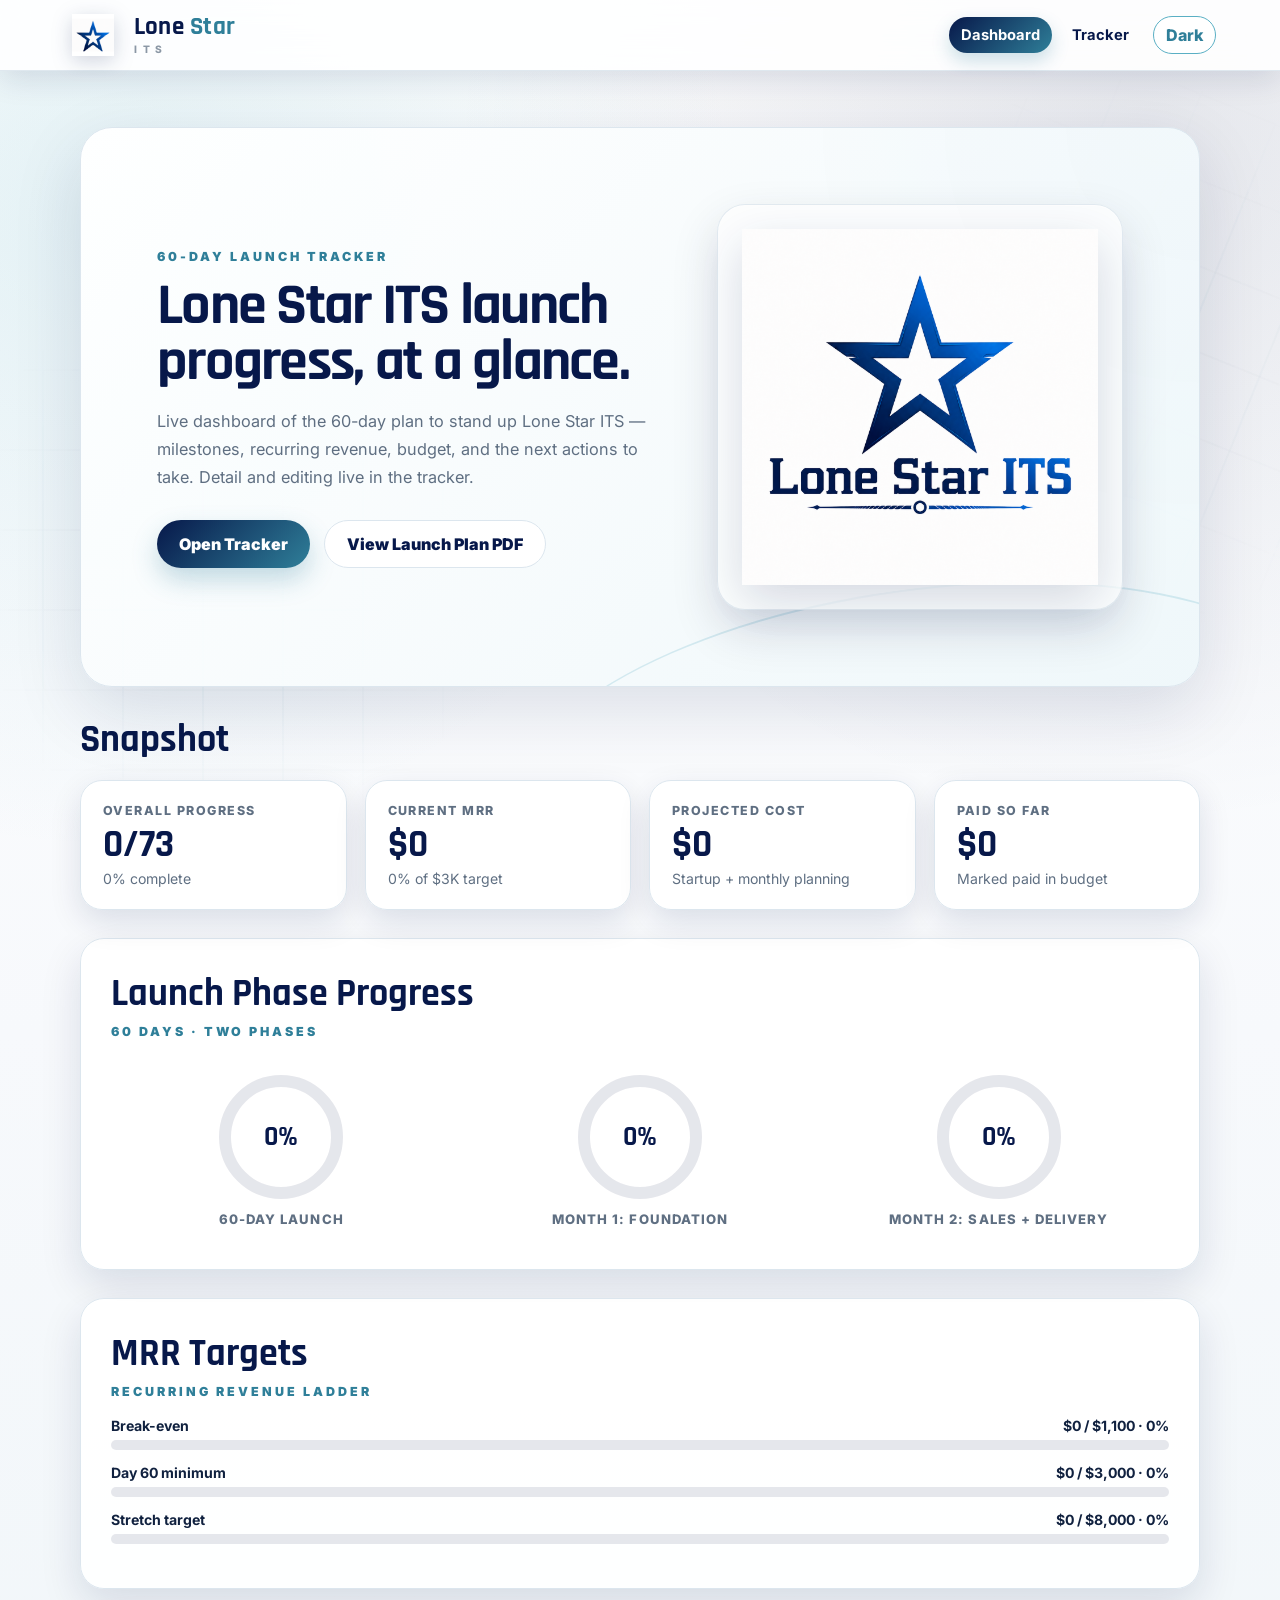
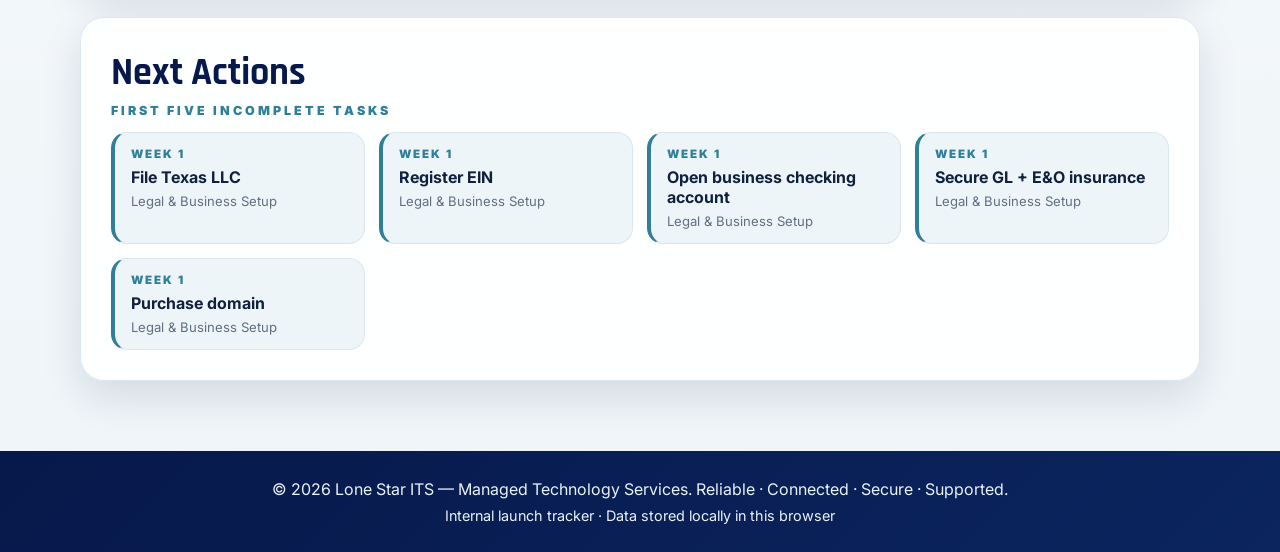
<file: index.html>
<!DOCTYPE html>
<html lang="en">
<head>
  <meta charset="UTF-8" />
  <meta name="viewport" content="width=device-width, initial-scale=1.0" />
  <title>Lone Star ITS | Launch Tracker Dashboard</title>
  <meta name="description" content="Internal 60-day launch progress dashboard for Lone Star ITS managed technology services." />
  <link rel="icon" type="image/png" href="logo-mark.png" />
  <link href="https://fonts.googleapis.com/css2?family=Inter:wght@400;500;600;700;800&family=Rajdhani:wght@600;700&display=swap" rel="stylesheet">
  <link rel="stylesheet" href="style.css" />
</head>
<body>
<header class="site-header">
  <a class="brand" href="index.html" aria-label="Lone Star ITS home">
    <img src="logo-mark.png" alt="Lone Star ITS blue star logo mark">
    <span class="brand-copy"><strong><span>Lone</span> Star</strong><small>ITS</small></span>
  </a>
  <div class="header-right">
    <nav id="main-nav">
      <a class="active" href="index.html">Dashboard</a>
      <a href="tracker.html">Tracker</a>
    </nav>
    <button class="dark-toggle" id="dark-mode-toggle">Dark</button>
    <button class="hamburger" id="hamburger" aria-label="Menu">
      <span></span><span></span><span></span>
    </button>
  </div>
</header>

<section class="hero fade-in">
  <div class="hero-text slide-up">
    <p class="eyebrow">60-Day Launch Tracker</p>
    <h1>Lone Star ITS launch progress, at a glance.</h1>
    <p>Live dashboard of the 60-day plan to stand up Lone Star ITS — milestones, recurring revenue, budget, and the next actions to take. Detail and editing live in the tracker.</p>
    <div class="hero-actions">
      <a class="btn primary" href="tracker.html">Open Tracker</a>
      <a class="btn secondary" href="rockdale_msp_launch_plan.pdf">View Launch Plan PDF</a>
    </div>
  </div>
  <div class="hero-logo-panel" aria-label="Lone Star ITS logo">
    <img src="logo.png" alt="Lone Star ITS logo">
  </div>
</section>

<main>
  <!-- Reusable SVG gradient for progress rings -->
  <svg width="0" height="0" style="position:absolute" aria-hidden="true">
    <defs>
      <linearGradient id="ringGradient" x1="0%" y1="0%" x2="100%" y2="0%">
        <stop offset="0%" stop-color="#07184a" />
        <stop offset="100%" stop-color="#5aafc4" />
      </linearGradient>
    </defs>
  </svg>

  <section class="section">
    <h2 class="section-title">Snapshot</h2>
    <div class="metric-grid" id="metric-grid">
      <div class="metric-card"><div class="label">Overall Progress</div><div class="value" id="m-overall">0/0</div><div class="sub" id="m-overall-sub">0% complete</div></div>
      <div class="metric-card"><div class="label">Current MRR</div><div class="value" id="m-mrr">$0</div><div class="sub" id="m-mrr-sub">0% of $3K target</div></div>
      <div class="metric-card"><div class="label">Projected Cost</div><div class="value" id="m-projected">$0</div><div class="sub">Startup + monthly planning</div></div>
      <div class="metric-card"><div class="label">Paid So Far</div><div class="value" id="m-paid">$0</div><div class="sub">Marked paid in budget</div></div>
    </div>
  </section>

  <section class="section">
    <div class="surface">
      <h2 class="section-title" style="margin-bottom:6px;">Launch Phase Progress</h2>
      <p class="eyebrow">60 days · two phases</p>
      <div class="ring-grid">
        <div class="ring-card">
          <div class="ring-wrap">
            <svg viewBox="0 0 132 132"><circle class="ring-track" cx="66" cy="66" r="56" fill="none" stroke-width="12"/><circle class="ring-bar" id="ring-overall" cx="66" cy="66" r="56" fill="none" stroke-width="12" stroke-linecap="round" stroke-dasharray="351.86" stroke-dashoffset="351.86"/></svg>
            <div class="ring-pct" id="ring-overall-pct">0%</div>
          </div>
          <div class="ring-label">60-Day Launch</div>
        </div>
        <div class="ring-card">
          <div class="ring-wrap">
            <svg viewBox="0 0 132 132"><circle class="ring-track" cx="66" cy="66" r="56" fill="none" stroke-width="12"/><circle class="ring-bar" id="ring-m1" cx="66" cy="66" r="56" fill="none" stroke-width="12" stroke-linecap="round" stroke-dasharray="351.86" stroke-dashoffset="351.86"/></svg>
            <div class="ring-pct" id="ring-m1-pct">0%</div>
          </div>
          <div class="ring-label">Month 1: Foundation</div>
        </div>
        <div class="ring-card">
          <div class="ring-wrap">
            <svg viewBox="0 0 132 132"><circle class="ring-track" cx="66" cy="66" r="56" fill="none" stroke-width="12"/><circle class="ring-bar" id="ring-m2" cx="66" cy="66" r="56" fill="none" stroke-width="12" stroke-linecap="round" stroke-dasharray="351.86" stroke-dashoffset="351.86"/></svg>
            <div class="ring-pct" id="ring-m2-pct">0%</div>
          </div>
          <div class="ring-label">Month 2: Sales + Delivery</div>
        </div>
      </div>
    </div>
  </section>

  <section class="section">
    <div class="surface">
      <h2 class="section-title" style="margin-bottom:6px;">MRR Targets</h2>
      <p class="eyebrow">Recurring revenue ladder</p>
      <div style="margin-top:18px;" id="mrr-targets"></div>
    </div>
  </section>

  <section class="section">
    <div class="surface">
      <h2 class="section-title" style="margin-bottom:6px;">Next Actions</h2>
      <p class="eyebrow">First five incomplete tasks</p>
      <ol class="next-actions" id="next-actions"></ol>
    </div>
  </section>
</main>

<footer class="site-footer">
  <p>© 2026 Lone Star ITS — Managed Technology Services. Reliable · Connected · Secure · Supported.</p>
  <p class="footer-links">Internal launch tracker · Data stored locally in this browser</p>
</footer>

<script src="data.js"></script>
<script>
  const STORAGE_KEY = 'rockdale-msp-launch-v1';
  const WEEKS = window.LSI_WEEKS || [];

  const money = n => Number(n || 0).toLocaleString(undefined, { style: 'currency', currency: 'USD', maximumFractionDigits: 0 });
  const pct = (done, total) => total ? Math.round((done / total) * 100) : 0;

  function readState() {
    try {
      const raw = localStorage.getItem(STORAGE_KEY);
      if (!raw) return null;
      return JSON.parse(raw);
    } catch { return null; }
  }

  function computeStats(state) {
    const tasks = (state && state.tasks) || {};
    let total = 0, done = 0, m1Total = 0, m1Done = 0, m2Total = 0, m2Done = 0;
    WEEKS.forEach(w => {
      w.tasks.forEach((_, i) => {
        const k = `${w.id}-${i}`;
        total++;
        if (w.month === 1) m1Total++; else m2Total++;
        if (tasks[k]) {
          done++;
          if (w.month === 1) m1Done++; else m2Done++;
        }
      });
    });
    const clients = Array.isArray(state && state.clients) ? state.clients : [];
    const mrr = clients.reduce((a, c) => a + Number(c.value || 0), 0);
    const budget = Array.isArray(state && state.budget) ? state.budget : [];
    const projected = budget.reduce((a, b) => a + Number(b.estimated || 0), 0);
    const spent = budget.filter(b => b.status === 'paid').reduce((a, b) => a + Number(b.actual || b.estimated || 0), 0);
    return { total, done, m1: pct(m1Done, m1Total), m2: pct(m2Done, m2Total), overall: pct(done, total), mrr, projected, spent };
  }

  function nextActions(state, limit = 5) {
    const tasks = (state && state.tasks) || {};
    const out = [];
    for (const w of WEEKS) {
      for (let i = 0; i < w.tasks.length; i++) {
        const k = `${w.id}-${i}`;
        if (!tasks[k]) {
          out.push({ week: w.id, title: w.title, task: w.tasks[i] });
          if (out.length >= limit) return out;
        }
      }
    }
    return out;
  }

  function setRing(id, pctValue) {
    const r = 56;
    const c = 2 * Math.PI * r;
    const off = c - (pctValue / 100) * c;
    const ring = document.getElementById(id);
    if (ring) ring.setAttribute('stroke-dashoffset', off.toFixed(2));
    const pctEl = document.getElementById(`${id}-pct`);
    if (pctEl) pctEl.textContent = `${pctValue}%`;
  }

  function renderTargets(mrr) {
    const targets = [
      { label: 'Break-even', value: 1100 },
      { label: 'Day 60 minimum', value: 3000 },
      { label: 'Stretch target', value: 8000 },
    ];
    const html = targets.map(t => {
      const v = Math.min(100, pct(mrr, t.value));
      return `
        <div class="target-row">
          <div class="target-meta"><span>${t.label}</span><span>${money(mrr)} / ${money(t.value)} · ${v}%</span></div>
          <div class="bar"><span style="width:${v}%"></span></div>
        </div>`;
    }).join('');
    document.getElementById('mrr-targets').innerHTML = html;
  }

  function renderNextActions(actions) {
    const el = document.getElementById('next-actions');
    if (!actions.length) {
      el.innerHTML = '<li class="empty">All tracked tasks are complete. Open the tracker to add new items.</li>';
      return;
    }
    const esc = s => s.replace(/[&<>"']/g, c => ({ '&':'&amp;', '<':'&lt;', '>':'&gt;', '"':'&quot;', "'":'&#39;' }[c]));
    el.innerHTML = actions.map(a => `
      <li>
        <div class="wk">Week ${a.week}</div>
        <div class="task">${esc(a.task)}</div>
        <div class="ctx">${esc(a.title)}</div>
      </li>`).join('');
  }

  function render() {
    const state = readState();
    const s = computeStats(state);

    document.getElementById('m-overall').textContent = `${s.done}/${s.total}`;
    document.getElementById('m-overall-sub').textContent = `${s.overall}% complete`;
    document.getElementById('m-mrr').textContent = money(s.mrr);
    document.getElementById('m-mrr-sub').textContent = `${pct(s.mrr, 3000)}% of $3K target`;
    document.getElementById('m-projected').textContent = money(s.projected);
    document.getElementById('m-paid').textContent = money(s.spent);

    setRing('ring-overall', s.overall);
    setRing('ring-m1', s.m1);
    setRing('ring-m2', s.m2);

    renderTargets(s.mrr);
    renderNextActions(nextActions(state));
  }

  document.addEventListener('DOMContentLoaded', render);
  window.addEventListener('storage', e => { if (e.key === STORAGE_KEY) render(); });
</script>
<script src="main.js"></script>
</body>
</html>
</file>
<file: style.css>
/* ============================================================
   Lone Star ITS — Launch Tracker Stylesheet
   Internal 60-day MSP launch progress tracker
   Brand direction: navy, teal, silver, white, circuit-line detail
   ============================================================ */

:root {
  --bg: #f7f9fc;
  --surface: #ffffff;
  --surface-soft: #eef5f8;
  --text: #10213f;
  --muted: #5f6f82;
  --navy: #07184a;
  --navy-2: #0b255f;
  --teal: #2f7f99;
  --teal-light: #5aafc4;
  --silver: #8b97a5;
  --border: #dce6ee;
  --shadow: rgba(7, 24, 74, 0.12);
  --shadow-strong: rgba(7, 24, 74, 0.24);
  --success: #2e9d6a;
  --warning: #d18a2c;
  --danger: #c63d4d;
  color-scheme: light dark;
}

body.dark-mode {
  --bg: #07111f;
  --surface: #0d1b2f;
  --surface-soft: #10213f;
  --text: #e9f2f7;
  --muted: #aebdca;
  --border: #1f3857;
  --shadow: rgba(0, 0, 0, 0.4);
  --shadow-strong: rgba(0, 0, 0, 0.55);
}

* { box-sizing: border-box; margin: 0; padding: 0; }

body {
  min-height: 100vh;
  color: var(--text);
  background:
    radial-gradient(circle at 8% 10%, rgba(90, 175, 196, 0.16), transparent 28%),
    radial-gradient(circle at 90% 6%, rgba(7, 24, 74, 0.10), transparent 30%),
    linear-gradient(180deg, #ffffff 0%, var(--bg) 48%, #eef5f8 100%);
  font-family: 'Inter', system-ui, -apple-system, BlinkMacSystemFont, 'Segoe UI', sans-serif;
  transition: background-color 0.3s, color 0.3s;
}

body.dark-mode {
  background:
    radial-gradient(circle at 8% 10%, rgba(90, 175, 196, 0.08), transparent 28%),
    radial-gradient(circle at 90% 6%, rgba(7, 24, 74, 0.20), transparent 30%),
    linear-gradient(180deg, #07111f 0%, #0a1729 48%, #07111f 100%);
}

body::before,
body::after {
  content: "";
  position: fixed;
  inset: auto auto 4% -6%;
  width: 48vw;
  height: 48vw;
  pointer-events: none;
  opacity: 0.18;
  background:
    linear-gradient(90deg, transparent 49%, var(--teal) 50%, transparent 51%) 0 0/80px 80px,
    linear-gradient(0deg, transparent 49%, var(--silver) 50%, transparent 51%) 0 0/80px 80px;
  mask-image: radial-gradient(circle, #000 0%, transparent 68%);
  z-index: -1;
}

body::after {
  inset: 5% -12% auto auto;
  transform: rotate(22deg);
  opacity: 0.13;
}

a { color: inherit; text-decoration: none; }

/* ---------- Header / Nav ---------- */
header.site-header {
  position: sticky;
  top: 0;
  z-index: 1000;
  display: flex;
  align-items: center;
  justify-content: space-between;
  gap: 24px;
  padding: 14px clamp(18px, 5vw, 64px);
  background: rgba(255, 255, 255, 0.88);
  border-bottom: 1px solid rgba(220, 230, 238, 0.9);
  box-shadow: 0 8px 30px var(--shadow);
  backdrop-filter: blur(14px);
}

body.dark-mode header.site-header { background: rgba(7, 17, 31, 0.88); }

.brand {
  display: inline-flex;
  align-items: center;
  gap: 12px;
  min-width: max-content;
}
.brand img {
  width: 58px;
  height: 42px;
  object-fit: contain;
  filter: drop-shadow(0 5px 10px rgba(7, 24, 74, 0.18));
}
.brand-copy { display: grid; line-height: 1; }
.brand-copy strong {
  font-family: 'Rajdhani', 'Inter', sans-serif;
  font-size: 1.55rem;
  letter-spacing: 0.01em;
  color: var(--teal);
}
.brand-copy strong span { color: var(--navy); }
body.dark-mode .brand-copy strong span { color: #dcefff; }
.brand-copy small {
  margin-top: 4px;
  color: var(--silver);
  letter-spacing: 0.55em;
  font-weight: 800;
  font-size: 0.64rem;
}

.header-right { display: flex; align-items: center; gap: 12px; }
nav#main-nav { display: flex; align-items: center; gap: 8px; }
nav#main-nav a {
  padding: 9px 12px;
  color: var(--navy);
  border-radius: 999px;
  font-weight: 700;
  font-size: 0.92rem;
  transition: 0.2s ease;
}
body.dark-mode nav#main-nav a { color: #dcefff; }
nav#main-nav a:hover,
nav#main-nav a.active {
  color: #ffffff;
  background: linear-gradient(135deg, var(--navy), var(--teal));
  box-shadow: 0 8px 18px rgba(47, 127, 153, 0.24);
}

.dark-toggle,
.hamburger,
button.btn,
.btn {
  font: inherit;
}

.dark-toggle {
  border: 1px solid var(--teal-light);
  background: var(--surface);
  color: var(--teal);
  border-radius: 999px;
  padding: 8px 12px;
  cursor: pointer;
  font-weight: 800;
  white-space: nowrap;
}
.dark-toggle:hover { background: var(--teal); color: #fff; }

.hamburger {
  display: none;
  flex-direction: column;
  gap: 5px;
  cursor: pointer;
  background: none;
  border: none;
  padding: 4px;
}
.hamburger span { width: 25px; height: 3px; background: var(--navy); border-radius: 3px; transition: 0.3s; }
body.dark-mode .hamburger span { background: #e9f2f7; }
.hamburger.open span:nth-child(1) { transform: translateY(8px) rotate(45deg); }
.hamburger.open span:nth-child(2) { opacity: 0; }
.hamburger.open span:nth-child(3) { transform: translateY(-8px) rotate(-45deg); }

/* ---------- Hero ---------- */
.hero {
  position: relative;
  overflow: hidden;
  display: grid;
  grid-template-columns: minmax(0, 1.1fr) minmax(290px, 0.9fr);
  align-items: center;
  gap: clamp(28px, 5vw, 70px);
  margin: clamp(24px, 5vw, 56px) auto 28px;
  width: min(1120px, calc(100% - 32px));
  padding: clamp(34px, 6vw, 76px);
  background:
    linear-gradient(135deg, rgba(255, 255, 255, 0.94), rgba(238, 247, 250, 0.94)),
    radial-gradient(circle at 100% 0%, rgba(90, 175, 196, 0.24), transparent 35%);
  border: 1px solid var(--border);
  border-radius: 32px;
  box-shadow: 0 24px 70px var(--shadow);
}
body.dark-mode .hero { background: linear-gradient(135deg, rgba(13, 27, 47, 0.96), rgba(12, 36, 65, 0.92)); }
.hero::before {
  content: "";
  position: absolute;
  inset: auto -12% -45% 38%;
  height: 62%;
  border: 2px solid rgba(90, 175, 196, 0.22);
  border-left: none;
  border-bottom: none;
  border-radius: 50%;
  transform: rotate(-8deg);
}
.hero > * { position: relative; z-index: 1; }
.hero h1 {
  max-width: 760px;
  color: var(--navy);
  font-family: 'Rajdhani', 'Inter', sans-serif;
  font-size: clamp(2.1rem, 5vw, 3.6rem);
  line-height: 0.98;
  letter-spacing: -0.03em;
  margin: 10px 0 18px;
}
body.dark-mode .hero h1 { color: #eaf8ff; }
.hero p { color: var(--muted); line-height: 1.7; font-size: 1.02rem; max-width: 680px; }
.eyebrow {
  color: var(--teal) !important;
  text-transform: uppercase;
  letter-spacing: 0.24em;
  font-weight: 900;
  font-size: 0.78rem !important;
}
.hero-actions { display: flex; flex-wrap: wrap; gap: 14px; margin-top: 28px; }

.hero-logo-panel {
  display: grid;
  place-items: center;
  min-height: 260px;
  padding: 24px;
  background: rgba(255,255,255,0.72);
  border: 1px solid rgba(220, 230, 238, 0.8);
  border-radius: 28px;
  box-shadow: inset 0 1px 0 rgba(255,255,255,0.8), 0 20px 48px rgba(7,24,74,0.14);
}
body.dark-mode .hero-logo-panel { background: rgba(255,255,255,0.05); }
.hero-logo-panel img { width: min(100%, 420px); height: auto; object-fit: contain; filter: drop-shadow(0 16px 24px rgba(7,24,74,0.16)); }

/* ---------- Buttons ---------- */
.btn {
  display: inline-flex;
  align-items: center;
  justify-content: center;
  border: none;
  border-radius: 999px;
  padding: 13px 22px;
  cursor: pointer;
  font-weight: 900;
  transition: 0.2s ease;
  text-decoration: none;
}
.btn.primary { background: linear-gradient(135deg, var(--navy), var(--teal)); color: #ffffff; box-shadow: 0 12px 26px rgba(47,127,153,0.28); }
.btn.secondary { color: var(--navy); background: var(--surface); border: 1px solid var(--border); }
body.dark-mode .btn.secondary { color: #dcefff; background: var(--surface); }
.btn.small { padding: 9px 16px; font-size: 0.88rem; }
.btn.success { background: var(--success); color: #fff; }
.btn.danger { background: var(--danger); color: #fff; }
.btn.teal { background: var(--teal); color: #fff; }
.btn:hover { transform: translateY(-2px); box-shadow: 0 14px 34px var(--shadow-strong); }

/* ---------- Main / Sections ---------- */
main { width: min(1120px, calc(100% - 32px)); margin: 0 auto 70px; }

.section { margin: 28px 0; }
.section-title {
  font-family: 'Rajdhani', 'Inter', sans-serif;
  font-size: clamp(1.6rem, 3.4vw, 2.4rem);
  color: var(--navy);
  margin-bottom: 16px;
}
body.dark-mode .section-title { color: #eaf8ff; }

/* ---------- Surface card ---------- */
.surface {
  background: rgba(255,255,255,0.92);
  border: 1px solid var(--border);
  border-radius: 24px;
  box-shadow: 0 16px 42px var(--shadow);
  padding: clamp(20px, 3vw, 30px);
}
body.dark-mode .surface { background: rgba(13,27,47,0.92); }

/* ---------- Metric cards ---------- */
.metric-grid {
  display: grid;
  grid-template-columns: repeat(auto-fit, minmax(220px, 1fr));
  gap: 18px;
}
.metric-card {
  background: rgba(255,255,255,0.94);
  border: 1px solid var(--border);
  border-radius: 22px;
  padding: 22px;
  box-shadow: 0 12px 32px var(--shadow);
}
body.dark-mode .metric-card { background: rgba(13,27,47,0.92); }
.metric-card .label { color: var(--muted); font-weight: 800; font-size: 0.78rem; letter-spacing: 0.12em; text-transform: uppercase; }
.metric-card .value { color: var(--navy); font-family: 'Rajdhani', 'Inter', sans-serif; font-size: 2.4rem; font-weight: 800; margin-top: 8px; line-height: 1; }
body.dark-mode .metric-card .value { color: #eaf8ff; }
.metric-card .sub { color: var(--muted); margin-top: 6px; font-size: 0.88rem; }

/* ---------- Progress ring (SVG) ---------- */
.ring-grid {
  display: grid;
  grid-template-columns: repeat(auto-fit, minmax(180px, 1fr));
  gap: 18px;
  margin-top: 20px;
}
.ring-card { display: flex; flex-direction: column; align-items: center; gap: 8px; padding: 12px; }
.ring-wrap { position: relative; width: 132px; height: 132px; }
.ring-wrap svg { transform: rotate(-90deg); width: 132px; height: 132px; }
.ring-wrap .ring-track { stroke: rgba(7, 24, 74, 0.10); }
body.dark-mode .ring-wrap .ring-track { stroke: rgba(255, 255, 255, 0.10); }
.ring-wrap .ring-bar { stroke: url(#ringGradient); transition: stroke-dashoffset 0.6s ease; }
.ring-pct {
  position: absolute; inset: 0;
  display: grid; place-items: center;
  font-family: 'Rajdhani', 'Inter', sans-serif;
  font-weight: 800; font-size: 1.7rem; color: var(--navy);
}
body.dark-mode .ring-pct { color: #eaf8ff; }
.ring-label { color: var(--muted); font-weight: 800; font-size: 0.82rem; letter-spacing: 0.08em; text-transform: uppercase; text-align: center; }

/* ---------- Progress bar ---------- */
.bar {
  width: 100%;
  height: 10px;
  border-radius: 999px;
  background: rgba(7, 24, 74, 0.10);
  overflow: hidden;
}
body.dark-mode .bar { background: rgba(255, 255, 255, 0.10); }
.bar > span {
  display: block;
  height: 100%;
  background: linear-gradient(90deg, var(--teal), var(--teal-light));
  border-radius: 999px;
  transition: width 0.6s ease;
}

.target-row { margin-bottom: 14px; }
.target-row .target-meta {
  display: flex; justify-content: space-between;
  font-weight: 700; font-size: 0.88rem; margin-bottom: 6px;
  color: var(--text);
}

/* ---------- Next actions list ---------- */
.next-actions {
  display: grid;
  grid-template-columns: repeat(auto-fit, minmax(220px, 1fr));
  gap: 14px;
  margin-top: 14px;
  list-style: none;
}
.next-actions li {
  background: var(--surface-soft);
  border: 1px solid var(--border);
  border-left: 4px solid var(--teal);
  border-radius: 16px;
  padding: 14px 16px;
}
.next-actions li .wk { color: var(--teal); font-weight: 900; font-size: 0.72rem; letter-spacing: 0.18em; text-transform: uppercase; }
.next-actions li .task { color: var(--text); font-weight: 700; margin-top: 6px; }
.next-actions li .ctx { color: var(--muted); font-size: 0.82rem; margin-top: 6px; }

/* ---------- Empty state ---------- */
.empty {
  padding: 18px;
  text-align: center;
  color: var(--muted);
  font-style: italic;
}

/* ---------- Footer ---------- */
footer.site-footer {
  text-align: center;
  padding: 28px 16px;
  color: #e9f2f7;
  background: linear-gradient(135deg, var(--navy), #0b255f);
}
.footer-links { margin-top: 8px; font-size: 0.9rem; }

/* ---------- Animations ---------- */
.fade-in { animation: fadeIn 0.75s ease-in forwards; opacity: 0; }
.slide-up { animation: slideUp 0.75s ease-out forwards; opacity: 0; }
@keyframes fadeIn { from { opacity: 0; transform: translateY(10px); } to { opacity: 1; transform: translateY(0); } }
@keyframes slideUp { from { opacity: 0; transform: translateY(24px); } to { opacity: 1; transform: translateY(0); } }

/* ---------- Tracker page (React) overrides ----------
   The React tracker uses Tailwind via CDN. To keep visual consistency
   with the rest of the site, we recolor key surfaces using CSS vars.
   Tailwind is configured to read dark mode from body.dark-mode. */

body.tracker-page {
  background:
    radial-gradient(circle at 8% 10%, rgba(90, 175, 196, 0.16), transparent 28%),
    radial-gradient(circle at 90% 6%, rgba(7, 24, 74, 0.10), transparent 30%),
    linear-gradient(180deg, #ffffff 0%, var(--bg) 48%, #eef5f8 100%);
}
body.tracker-page.dark-mode {
  background:
    radial-gradient(circle at 8% 10%, rgba(90, 175, 196, 0.08), transparent 28%),
    radial-gradient(circle at 90% 6%, rgba(7, 24, 74, 0.20), transparent 30%),
    linear-gradient(180deg, #07111f 0%, #0a1729 48%, #07111f 100%);
}

#root { width: min(1120px, calc(100% - 32px)); margin: 0 auto; }

/* Recolor common Tailwind brand classes used in the tracker */
.tracker-page .text-cyan-700,
.tracker-page .text-cyan-300 { color: var(--teal) !important; }
.tracker-page .bg-slate-100 { background: transparent !important; }
.tracker-page .bg-slate-950 { background: var(--navy) !important; }
.tracker-page .bg-emerald-600 { background: var(--success) !important; }
.tracker-page .bg-sky-600 { background: var(--teal) !important; }
.tracker-page .bg-indigo-600 { background: var(--navy-2) !important; }
.tracker-page .bg-rose-600 { background: var(--danger) !important; }
.tracker-page.dark-mode .dark\:bg-slate-950 { background: transparent !important; }
.tracker-page .from-slate-950,
.tracker-page .via-slate-900,
.tracker-page .to-cyan-950 { /* gradient stops handled by Tailwind utility; rely on default */ }

/* ---------- Mobile ---------- */
@media (max-width: 900px) {
  header.site-header { flex-wrap: wrap; }
  .hamburger { display: flex; }
  nav#main-nav { display: none; width: 100%; flex-direction: column; align-items: stretch; padding: 10px 0; }
  nav#main-nav.open { display: flex; }
  nav#main-nav a { text-align: center; }
  .hero { grid-template-columns: 1fr; text-align: center; padding: 32px 20px; }
  .hero p { margin-left: auto; margin-right: auto; }
  .hero-actions { justify-content: center; }
  .hero-logo-panel { min-height: 200px; }
}

@media (max-width: 520px) {
  .brand-copy strong { font-size: 1.2rem; }
  .brand-copy small { letter-spacing: 0.35em; }
  .brand img { width: 50px; }
  .header-right { width: 100%; justify-content: flex-end; }
  .hero h1 { font-size: 2.1rem; }
}
</file>
